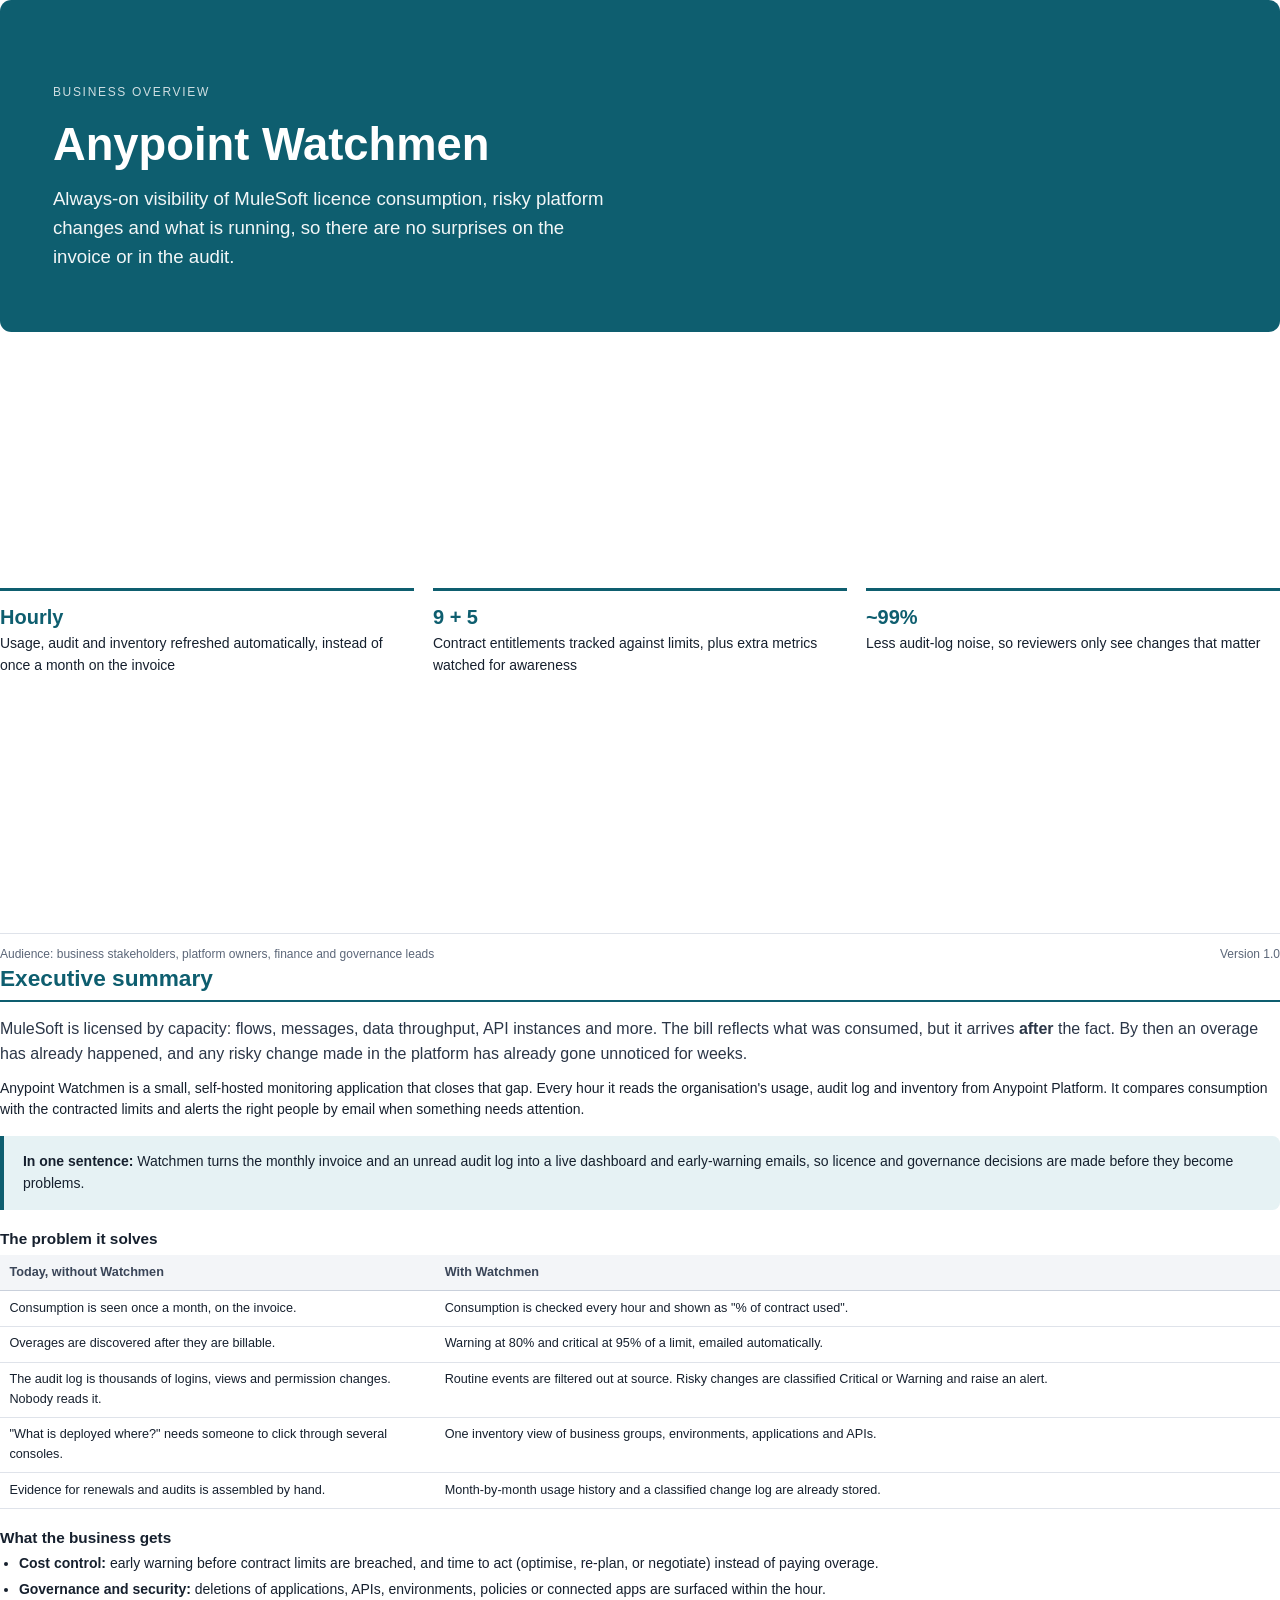
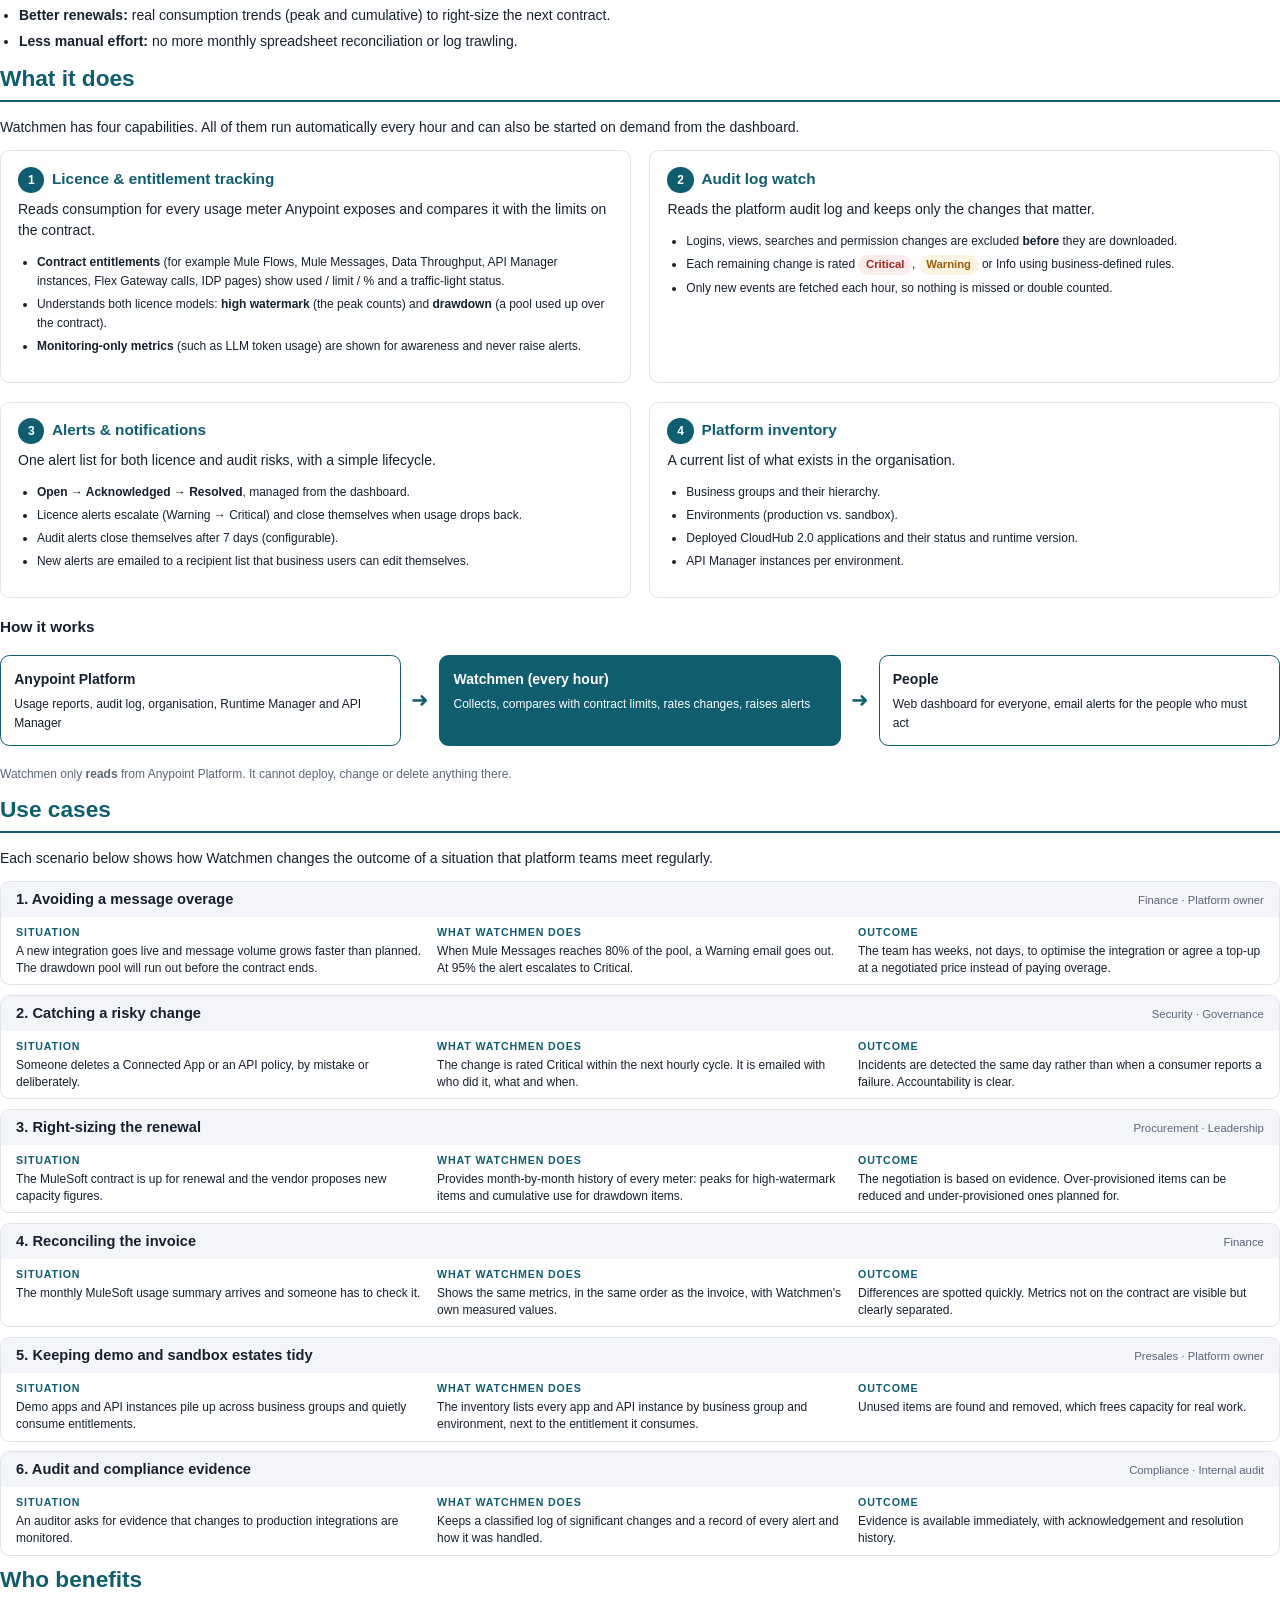
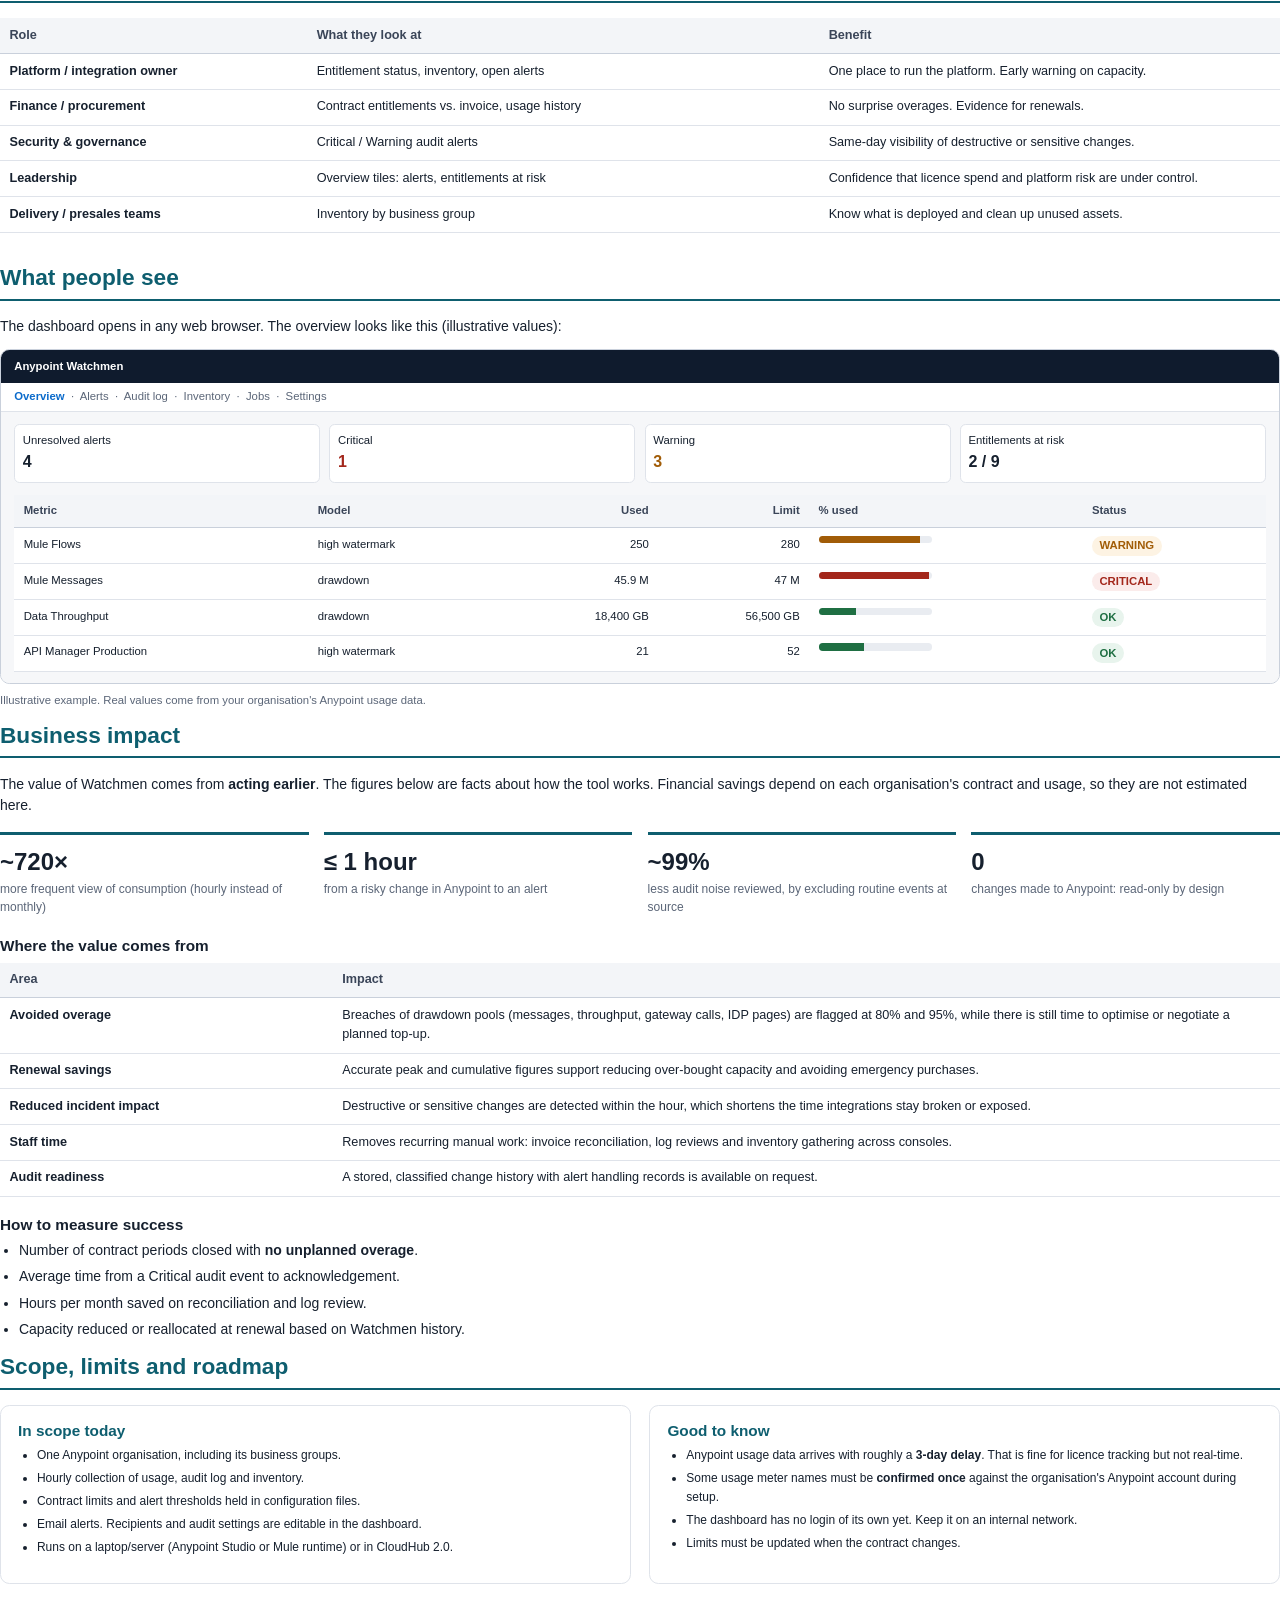
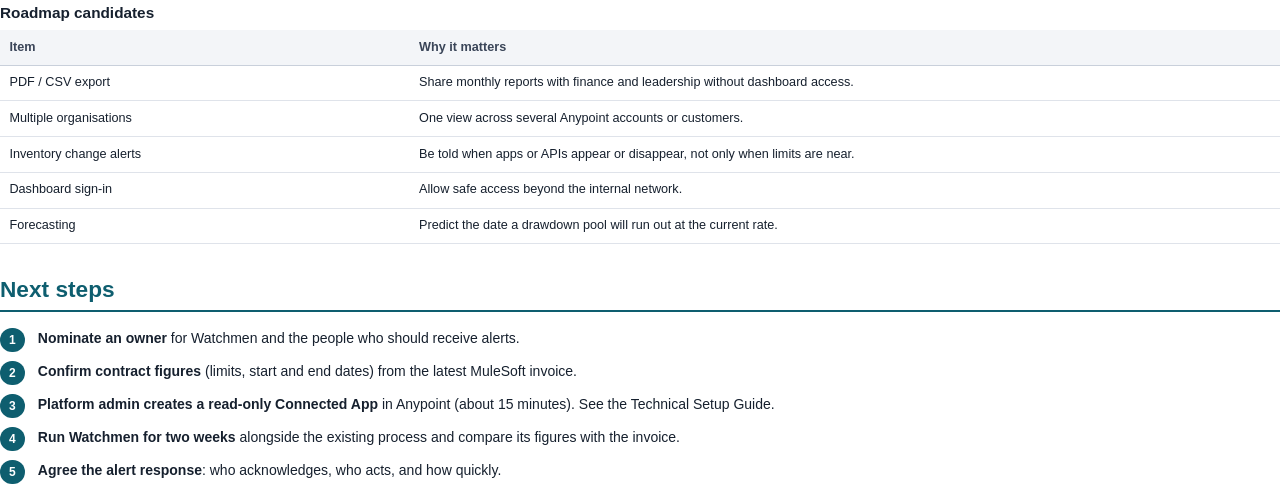
<file: mule-app/docs/src/business.html>
<!doctype html>
<html lang="en">
<head>
<meta charset="utf-8">
<title>Anypoint Watchmen — Business Overview</title>
<style>
  @page { size: A4; margin: 18mm 18mm 20mm 18mm;
    @bottom-left { content: "Anypoint Watchmen · Business Overview"; font: 8pt "Segoe UI", Arial, sans-serif; color: #8a94a6; }
    @bottom-right { content: "Page " counter(page) " of " counter(pages); font: 8pt "Segoe UI", Arial, sans-serif; color: #8a94a6; }
  }
  @page :first { @bottom-left { content: none; } @bottom-right { content: none; } }
  :root { --ink:#16202e; --muted:#5b6678; --line:#dfe3ea; --accent:#0e5e6f; --accent-soft:#e6f2f4; --warn:#a15c07; --warn-soft:#fdf3e3; --crit:#a3271b; --crit-soft:#fbeceb; --ok:#1f6f43; --ok-soft:#e8f4ed; }
  * { box-sizing: border-box; -webkit-print-color-adjust: exact; print-color-adjust: exact; }
  body { margin:0; font: 10.5pt/1.55 "Segoe UI", Arial, sans-serif; color: var(--ink); }
  h1, h2, h3 { line-height: 1.25; margin: 0; }
  h2 { font-size: 17pt; color: var(--accent); margin: 0 0 4mm; padding-bottom: 2mm; border-bottom: 2px solid var(--accent); }
  h3 { font-size: 11.5pt; margin: 5mm 0 1.5mm; }
  p { margin: 0 0 3mm; }
  ul { margin: 0 0 3mm; padding-left: 5mm; }
  li { margin-bottom: 1.2mm; }
  .page { break-after: page; }
  .page:last-child { break-after: auto; }
  .lead { font-size: 12pt; color: #2b3647; }
  .muted { color: var(--muted); }
  .small { font-size: 9pt; }

  /* Cover */
  .cover { height: 255mm; display: flex; flex-direction: column; justify-content: space-between; }
  .cover .band { background: var(--accent); color: #fff; padding: 22mm 14mm 16mm; border-radius: 3mm; }
  .cover .kicker { text-transform: uppercase; letter-spacing: .14em; font-size: 9pt; opacity: .8; }
  .cover h1 { font-size: 34pt; margin: 4mm 0 3mm; font-weight: 700; }
  .cover .tagline { font-size: 14pt; opacity: .95; max-width: 150mm; }
  .cover .facts { display: grid; grid-template-columns: repeat(3, 1fr); gap: 5mm; }
  .cover .fact { border-top: 3px solid var(--accent); padding-top: 3mm; }
  .cover .fact b { display: block; font-size: 15pt; color: var(--accent); }
  .cover .meta { font-size: 9pt; color: var(--muted); border-top: 1px solid var(--line); padding-top: 3mm; display: flex; justify-content: space-between; }

  /* Blocks */
  .callout { background: var(--accent-soft); border-left: 4px solid var(--accent); padding: 4mm 5mm; border-radius: 0 2mm 2mm 0; margin: 4mm 0; }
  .grid2 { display: grid; grid-template-columns: 1fr 1fr; gap: 5mm; }
  .card { border: 1px solid var(--line); border-radius: 2.5mm; padding: 4mm 4.5mm; break-inside: avoid; }
  .card h3 { margin-top: 0; color: var(--accent); }
  .card .icon { display: inline-block; width: 7mm; height: 7mm; border-radius: 50%; background: var(--accent); color: #fff; text-align: center; line-height: 7mm; font-weight: 700; font-size: 9pt; margin-right: 2mm; vertical-align: middle; }
  table { width: 100%; border-collapse: collapse; margin: 2mm 0 4mm; font-size: 9.5pt; }
  th { text-align: left; background: #f3f5f8; color: #3a4558; font-weight: 600; padding: 2mm 2.5mm; border-bottom: 1.5px solid #c9d0db; }
  td { padding: 2mm 2.5mm; border-bottom: 1px solid var(--line); vertical-align: top; }
  tr { break-inside: avoid; }
  .tag { display: inline-block; padding: .3mm 2mm; border-radius: 3mm; font-size: 8.5pt; font-weight: 600; }
  .t-ok { background: var(--ok-soft); color: var(--ok); }
  .t-warn { background: var(--warn-soft); color: var(--warn); }
  .t-crit { background: var(--crit-soft); color: var(--crit); }

  /* Use cases */
  .uc { border: 1px solid var(--line); border-radius: 2.5mm; margin-bottom: 2.6mm; break-inside: avoid; overflow: hidden; }
  .uc .hd { background: #f3f5f8; padding: 1.6mm 4mm; display: flex; justify-content: space-between; align-items: baseline; }
  .uc .hd b { font-size: 11pt; }
  .uc .hd span { font-size: 8.5pt; color: var(--muted); }
  .uc .bd { padding: 2mm 4mm; display: grid; grid-template-columns: 1fr 1fr 1fr; gap: 4mm; font-size: 9pt; line-height: 1.4; }
  .uc .bd h4 { margin: 0 0 1mm; font-size: 8pt; text-transform: uppercase; letter-spacing: .08em; color: var(--accent); }

  /* Flow diagram */
  .flow { display: flex; align-items: stretch; gap: 0; margin: 5mm 0; }
  .flow .node { flex: 1; border: 1.5px solid var(--accent); border-radius: 2.5mm; padding: 3.5mm; font-size: 9pt; background: #fff; }
  .flow .node.mid { background: var(--accent); color: #fff; }
  .flow .node b { display: block; font-size: 10.5pt; margin-bottom: 1mm; }
  .flow .arrow { width: 10mm; display: flex; align-items: center; justify-content: center; color: var(--accent); font-size: 16pt; }

  /* Mock dashboard */
  .mock { border: 1px solid #c9d0db; border-radius: 2.5mm; overflow: hidden; font-size: 8.5pt; margin: 3mm 0 2mm; }
  .mock .bar { background: #0f1b2d; color: #fff; padding: 2mm 3.5mm; font-weight: 600; }
  .mock .tabs { background: #fff; border-bottom: 1px solid var(--line); padding: 1.5mm 3.5mm; color: var(--muted); }
  .mock .tabs b { color: #0b6bcb; }
  .mock .body { padding: 3mm 3.5mm; background: #f6f7f9; }
  .mock .tiles { display: grid; grid-template-columns: repeat(4,1fr); gap: 2.5mm; margin-bottom: 3mm; }
  .mock .tile { background: #fff; border: 1px solid var(--line); border-radius: 1.5mm; padding: 2mm; }
  .mock .tile b { display: block; font-size: 12pt; }
  .mock table { background: #fff; margin: 0; font-size: 8.5pt; }
  .meter { height: 2mm; background: #e9ecf1; border-radius: 1mm; overflow: hidden; width: 30mm; }
  .meter span { display: block; height: 100%; }
  .caption { font-size: 8.5pt; color: var(--muted); }

  .numbers { display: grid; grid-template-columns: repeat(4, 1fr); gap: 4mm; margin: 4mm 0; }
  .numbers div { border-top: 3px solid var(--accent); padding-top: 2mm; font-size: 9pt; color: var(--muted); }
  .numbers b { display: block; font-size: 18pt; color: var(--ink); }
  .steps { counter-reset: s; list-style: none; padding: 0; }
  .steps li { counter-increment: s; position: relative; padding-left: 10mm; margin-bottom: 3mm; }
  .steps li::before { content: counter(s); position: absolute; left: 0; top: 0; width: 6.5mm; height: 6.5mm; border-radius: 50%; background: var(--accent); color: #fff; text-align: center; line-height: 6.5mm; font-weight: 700; font-size: 9pt; }
</style>
</head>
<body>

<!-- ============ COVER ============ -->
<section class="page cover">
  <div class="band">
    <div class="kicker">Business overview</div>
    <h1>Anypoint Watchmen</h1>
    <div class="tagline">Always-on visibility of MuleSoft licence consumption, risky platform changes and what is running, so there are no surprises on the invoice or in the audit.</div>
  </div>
  <div>
    <div class="facts">
      <div class="fact"><b>Hourly</b>Usage, audit and inventory refreshed automatically, instead of once a month on the invoice</div>
      <div class="fact"><b>9 + 5</b>Contract entitlements tracked against limits, plus extra metrics watched for awareness</div>
      <div class="fact"><b>~99%</b>Less audit-log noise, so reviewers only see changes that matter</div>
    </div>
  </div>
  <div class="meta"><span>Audience: business stakeholders, platform owners, finance and governance leads</span><span>Version 1.0</span></div>
</section>

<!-- ============ EXEC SUMMARY ============ -->
<section class="page">
  <h2>Executive summary</h2>
  <p class="lead">MuleSoft is licensed by capacity: flows, messages, data throughput, API instances and more. The bill reflects what was consumed, but it arrives <b>after</b> the fact. By then an overage has already happened, and any risky change made in the platform has already gone unnoticed for weeks.</p>
  <p>Anypoint Watchmen is a small, self-hosted monitoring application that closes that gap. Every hour it reads the organisation's usage, audit log and inventory from Anypoint Platform. It compares consumption with the contracted limits and alerts the right people by email when something needs attention.</p>

  <div class="callout"><b>In one sentence:</b> Watchmen turns the monthly invoice and an unread audit log into a live dashboard and early-warning emails, so licence and governance decisions are made before they become problems.</div>

  <h3>The problem it solves</h3>
  <table>
    <tr><th style="width:34%">Today, without Watchmen</th><th>With Watchmen</th></tr>
    <tr><td>Consumption is seen once a month, on the invoice.</td><td>Consumption is checked every hour and shown as "% of contract used".</td></tr>
    <tr><td>Overages are discovered after they are billable.</td><td>Warning at 80% and critical at 95% of a limit, emailed automatically.</td></tr>
    <tr><td>The audit log is thousands of logins, views and permission changes. Nobody reads it.</td><td>Routine events are filtered out at source. Risky changes are classified Critical or Warning and raise an alert.</td></tr>
    <tr><td>"What is deployed where?" needs someone to click through several consoles.</td><td>One inventory view of business groups, environments, applications and APIs.</td></tr>
    <tr><td>Evidence for renewals and audits is assembled by hand.</td><td>Month-by-month usage history and a classified change log are already stored.</td></tr>
  </table>

  <h3>What the business gets</h3>
  <ul>
    <li><b>Cost control:</b> early warning before contract limits are breached, and time to act (optimise, re-plan, or negotiate) instead of paying overage.</li>
    <li><b>Governance and security:</b> deletions of applications, APIs, environments, policies or connected apps are surfaced within the hour.</li>
    <li><b>Better renewals:</b> real consumption trends (peak and cumulative) to right-size the next contract.</li>
    <li><b>Less manual effort:</b> no more monthly spreadsheet reconciliation or log trawling.</li>
  </ul>
</section>

<!-- ============ CAPABILITIES ============ -->
<section class="page">
  <h2>What it does</h2>
  <p>Watchmen has four capabilities. All of them run automatically every hour and can also be started on demand from the dashboard.</p>

  <div class="grid2">
    <div class="card">
      <h3><span class="icon">1</span>Licence &amp; entitlement tracking</h3>
      <p>Reads consumption for every usage meter Anypoint exposes and compares it with the limits on the contract.</p>
      <ul class="small">
        <li><b>Contract entitlements</b> (for example Mule Flows, Mule Messages, Data Throughput, API Manager instances, Flex Gateway calls, IDP pages) show used / limit / % and a traffic-light status.</li>
        <li>Understands both licence models: <b>high watermark</b> (the peak counts) and <b>drawdown</b> (a pool used up over the contract).</li>
        <li><b>Monitoring-only metrics</b> (such as LLM token usage) are shown for awareness and never raise alerts.</li>
      </ul>
    </div>
    <div class="card">
      <h3><span class="icon">2</span>Audit log watch</h3>
      <p>Reads the platform audit log and keeps only the changes that matter.</p>
      <ul class="small">
        <li>Logins, views, searches and permission changes are excluded <b>before</b> they are downloaded.</li>
        <li>Each remaining change is rated <span class="tag t-crit">Critical</span>, <span class="tag t-warn">Warning</span> or Info using business-defined rules.</li>
        <li>Only new events are fetched each hour, so nothing is missed or double counted.</li>
      </ul>
    </div>
    <div class="card">
      <h3><span class="icon">3</span>Alerts &amp; notifications</h3>
      <p>One alert list for both licence and audit risks, with a simple lifecycle.</p>
      <ul class="small">
        <li><b>Open → Acknowledged → Resolved</b>, managed from the dashboard.</li>
        <li>Licence alerts escalate (Warning → Critical) and close themselves when usage drops back.</li>
        <li>Audit alerts close themselves after 7 days (configurable).</li>
        <li>New alerts are emailed to a recipient list that business users can edit themselves.</li>
      </ul>
    </div>
    <div class="card">
      <h3><span class="icon">4</span>Platform inventory</h3>
      <p>A current list of what exists in the organisation.</p>
      <ul class="small">
        <li>Business groups and their hierarchy.</li>
        <li>Environments (production vs. sandbox).</li>
        <li>Deployed CloudHub 2.0 applications and their status and runtime version.</li>
        <li>API Manager instances per environment.</li>
      </ul>
    </div>
  </div>

  <h3>How it works</h3>
  <div class="flow">
    <div class="node"><b>Anypoint Platform</b>Usage reports, audit log, organisation, Runtime Manager and API Manager</div>
    <div class="arrow">➜</div>
    <div class="node mid"><b>Watchmen (every hour)</b>Collects, compares with contract limits, rates changes, raises alerts</div>
    <div class="arrow">➜</div>
    <div class="node"><b>People</b>Web dashboard for everyone, email alerts for the people who must act</div>
  </div>
  <p class="small muted">Watchmen only <b>reads</b> from Anypoint Platform. It cannot deploy, change or delete anything there.</p>
</section>

<!-- ============ USE CASES ============ -->
<section class="page">
  <h2>Use cases</h2>
  <p>Each scenario below shows how Watchmen changes the outcome of a situation that platform teams meet regularly.</p>

  <div class="uc">
    <div class="hd"><b>1. Avoiding a message overage</b><span>Finance · Platform owner</span></div>
    <div class="bd">
      <div><h4>Situation</h4>A new integration goes live and message volume grows faster than planned. The drawdown pool will run out before the contract ends.</div>
      <div><h4>What Watchmen does</h4>When Mule Messages reaches 80% of the pool, a Warning email goes out. At 95% the alert escalates to Critical.</div>
      <div><h4>Outcome</h4>The team has weeks, not days, to optimise the integration or agree a top-up at a negotiated price instead of paying overage.</div>
    </div>
  </div>

  <div class="uc">
    <div class="hd"><b>2. Catching a risky change</b><span>Security · Governance</span></div>
    <div class="bd">
      <div><h4>Situation</h4>Someone deletes a Connected App or an API policy, by mistake or deliberately.</div>
      <div><h4>What Watchmen does</h4>The change is rated Critical within the next hourly cycle. It is emailed with who did it, what and when.</div>
      <div><h4>Outcome</h4>Incidents are detected the same day rather than when a consumer reports a failure. Accountability is clear.</div>
    </div>
  </div>

  <div class="uc">
    <div class="hd"><b>3. Right-sizing the renewal</b><span>Procurement · Leadership</span></div>
    <div class="bd">
      <div><h4>Situation</h4>The MuleSoft contract is up for renewal and the vendor proposes new capacity figures.</div>
      <div><h4>What Watchmen does</h4>Provides month-by-month history of every meter: peaks for high-watermark items and cumulative use for drawdown items.</div>
      <div><h4>Outcome</h4>The negotiation is based on evidence. Over-provisioned items can be reduced and under-provisioned ones planned for.</div>
    </div>
  </div>

  <div class="uc">
    <div class="hd"><b>4. Reconciling the invoice</b><span>Finance</span></div>
    <div class="bd">
      <div><h4>Situation</h4>The monthly MuleSoft usage summary arrives and someone has to check it.</div>
      <div><h4>What Watchmen does</h4>Shows the same metrics, in the same order as the invoice, with Watchmen's own measured values.</div>
      <div><h4>Outcome</h4>Differences are spotted quickly. Metrics not on the contract are visible but clearly separated.</div>
    </div>
  </div>

  <div class="uc">
    <div class="hd"><b>5. Keeping demo and sandbox estates tidy</b><span>Presales · Platform owner</span></div>
    <div class="bd">
      <div><h4>Situation</h4>Demo apps and API instances pile up across business groups and quietly consume entitlements.</div>
      <div><h4>What Watchmen does</h4>The inventory lists every app and API instance by business group and environment, next to the entitlement it consumes.</div>
      <div><h4>Outcome</h4>Unused items are found and removed, which frees capacity for real work.</div>
    </div>
  </div>

  <div class="uc">
    <div class="hd"><b>6. Audit and compliance evidence</b><span>Compliance · Internal audit</span></div>
    <div class="bd">
      <div><h4>Situation</h4>An auditor asks for evidence that changes to production integrations are monitored.</div>
      <div><h4>What Watchmen does</h4>Keeps a classified log of significant changes and a record of every alert and how it was handled.</div>
      <div><h4>Outcome</h4>Evidence is available immediately, with acknowledgement and resolution history.</div>
    </div>
  </div>
</section>

<!-- ============ WHO / DASHBOARD ============ -->
<section class="page">
  <h2>Who benefits</h2>
  <table>
    <tr><th style="width:24%">Role</th><th style="width:40%">What they look at</th><th>Benefit</th></tr>
    <tr><td><b>Platform / integration owner</b></td><td>Entitlement status, inventory, open alerts</td><td>One place to run the platform. Early warning on capacity.</td></tr>
    <tr><td><b>Finance / procurement</b></td><td>Contract entitlements vs. invoice, usage history</td><td>No surprise overages. Evidence for renewals.</td></tr>
    <tr><td><b>Security &amp; governance</b></td><td>Critical / Warning audit alerts</td><td>Same-day visibility of destructive or sensitive changes.</td></tr>
    <tr><td><b>Leadership</b></td><td>Overview tiles: alerts, entitlements at risk</td><td>Confidence that licence spend and platform risk are under control.</td></tr>
    <tr><td><b>Delivery / presales teams</b></td><td>Inventory by business group</td><td>Know what is deployed and clean up unused assets.</td></tr>
  </table>

  <h2 style="margin-top:8mm">What people see</h2>
  <p>The dashboard opens in any web browser. The overview looks like this (illustrative values):</p>
  <div class="mock">
    <div class="bar">Anypoint Watchmen</div>
    <div class="tabs"><b>Overview</b> &nbsp;·&nbsp; Alerts &nbsp;·&nbsp; Audit log &nbsp;·&nbsp; Inventory &nbsp;·&nbsp; Jobs &nbsp;·&nbsp; Settings</div>
    <div class="body">
      <div class="tiles">
        <div class="tile">Unresolved alerts<b>4</b></div>
        <div class="tile">Critical<b style="color:var(--crit)">1</b></div>
        <div class="tile">Warning<b style="color:var(--warn)">3</b></div>
        <div class="tile">Entitlements at risk<b>2 / 9</b></div>
      </div>
      <table>
        <tr><th>Metric</th><th>Model</th><th style="text-align:right">Used</th><th style="text-align:right">Limit</th><th>% used</th><th>Status</th></tr>
        <tr><td>Mule Flows</td><td>high watermark</td><td style="text-align:right">250</td><td style="text-align:right">280</td><td><div class="meter"><span style="width:89%;background:var(--warn)"></span></div></td><td><span class="tag t-warn">WARNING</span></td></tr>
        <tr><td>Mule Messages</td><td>drawdown</td><td style="text-align:right">45.9 M</td><td style="text-align:right">47 M</td><td><div class="meter"><span style="width:97%;background:var(--crit)"></span></div></td><td><span class="tag t-crit">CRITICAL</span></td></tr>
        <tr><td>Data Throughput</td><td>drawdown</td><td style="text-align:right">18,400 GB</td><td style="text-align:right">56,500 GB</td><td><div class="meter"><span style="width:33%;background:var(--ok)"></span></div></td><td><span class="tag t-ok">OK</span></td></tr>
        <tr><td>API Manager Production</td><td>high watermark</td><td style="text-align:right">21</td><td style="text-align:right">52</td><td><div class="meter"><span style="width:40%;background:var(--ok)"></span></div></td><td><span class="tag t-ok">OK</span></td></tr>
      </table>
    </div>
  </div>
  <p class="caption">Illustrative example. Real values come from your organisation's Anypoint usage data.</p>
</section>

<!-- ============ IMPACT ============ -->
<section class="page">
  <h2>Business impact</h2>
  <p>The value of Watchmen comes from <b>acting earlier</b>. The figures below are facts about how the tool works. Financial savings depend on each organisation's contract and usage, so they are not estimated here.</p>
  <div class="numbers">
    <div><b>~720×</b>more frequent view of consumption (hourly instead of monthly)</div>
    <div><b>≤ 1 hour</b>from a risky change in Anypoint to an alert</div>
    <div><b>~99%</b>less audit noise reviewed, by excluding routine events at source</div>
    <div><b>0</b>changes made to Anypoint: read-only by design</div>
  </div>

  <h3>Where the value comes from</h3>
  <table>
    <tr><th style="width:26%">Area</th><th>Impact</th></tr>
    <tr><td><b>Avoided overage</b></td><td>Breaches of drawdown pools (messages, throughput, gateway calls, IDP pages) are flagged at 80% and 95%, while there is still time to optimise or negotiate a planned top-up.</td></tr>
    <tr><td><b>Renewal savings</b></td><td>Accurate peak and cumulative figures support reducing over-bought capacity and avoiding emergency purchases.</td></tr>
    <tr><td><b>Reduced incident impact</b></td><td>Destructive or sensitive changes are detected within the hour, which shortens the time integrations stay broken or exposed.</td></tr>
    <tr><td><b>Staff time</b></td><td>Removes recurring manual work: invoice reconciliation, log reviews and inventory gathering across consoles.</td></tr>
    <tr><td><b>Audit readiness</b></td><td>A stored, classified change history with alert handling records is available on request.</td></tr>
  </table>

  <h3>How to measure success</h3>
  <ul>
    <li>Number of contract periods closed with <b>no unplanned overage</b>.</li>
    <li>Average time from a Critical audit event to acknowledgement.</li>
    <li>Hours per month saved on reconciliation and log review.</li>
    <li>Capacity reduced or reallocated at renewal based on Watchmen history.</li>
  </ul>
</section>

<!-- ============ SCOPE / ROADMAP / NEXT STEPS ============ -->
<section class="page">
  <h2>Scope, limits and roadmap</h2>
  <div class="grid2">
    <div class="card">
      <h3>In scope today</h3>
      <ul class="small">
        <li>One Anypoint organisation, including its business groups.</li>
        <li>Hourly collection of usage, audit log and inventory.</li>
        <li>Contract limits and alert thresholds held in configuration files.</li>
        <li>Email alerts. Recipients and audit settings are editable in the dashboard.</li>
        <li>Runs on a laptop/server (Anypoint Studio or Mule runtime) or in CloudHub 2.0.</li>
      </ul>
    </div>
    <div class="card">
      <h3>Good to know</h3>
      <ul class="small">
        <li>Anypoint usage data arrives with roughly a <b>3-day delay</b>. That is fine for licence tracking but not real-time.</li>
        <li>Some usage meter names must be <b>confirmed once</b> against the organisation's Anypoint account during setup.</li>
        <li>The dashboard has no login of its own yet. Keep it on an internal network.</li>
        <li>Limits must be updated when the contract changes.</li>
      </ul>
    </div>
  </div>

  <h3>Roadmap candidates</h3>
  <table>
    <tr><th style="width:32%">Item</th><th>Why it matters</th></tr>
    <tr><td>PDF / CSV export</td><td>Share monthly reports with finance and leadership without dashboard access.</td></tr>
    <tr><td>Multiple organisations</td><td>One view across several Anypoint accounts or customers.</td></tr>
    <tr><td>Inventory change alerts</td><td>Be told when apps or APIs appear or disappear, not only when limits are near.</td></tr>
    <tr><td>Dashboard sign-in</td><td>Allow safe access beyond the internal network.</td></tr>
    <tr><td>Forecasting</td><td>Predict the date a drawdown pool will run out at the current rate.</td></tr>
  </table>

  <h2 style="margin-top:8mm">Next steps</h2>
  <ol class="steps">
    <li><b>Nominate an owner</b> for Watchmen and the people who should receive alerts.</li>
    <li><b>Confirm contract figures</b> (limits, start and end dates) from the latest MuleSoft invoice.</li>
    <li><b>Platform admin creates a read-only Connected App</b> in Anypoint (about 15 minutes). See the Technical Setup Guide.</li>
    <li><b>Run Watchmen for two weeks</b> alongside the existing process and compare its figures with the invoice.</li>
    <li><b>Agree the alert response</b>: who acknowledges, who acts, and how quickly.</li>
  </ol>
</section>

</body>
</html>
</file>
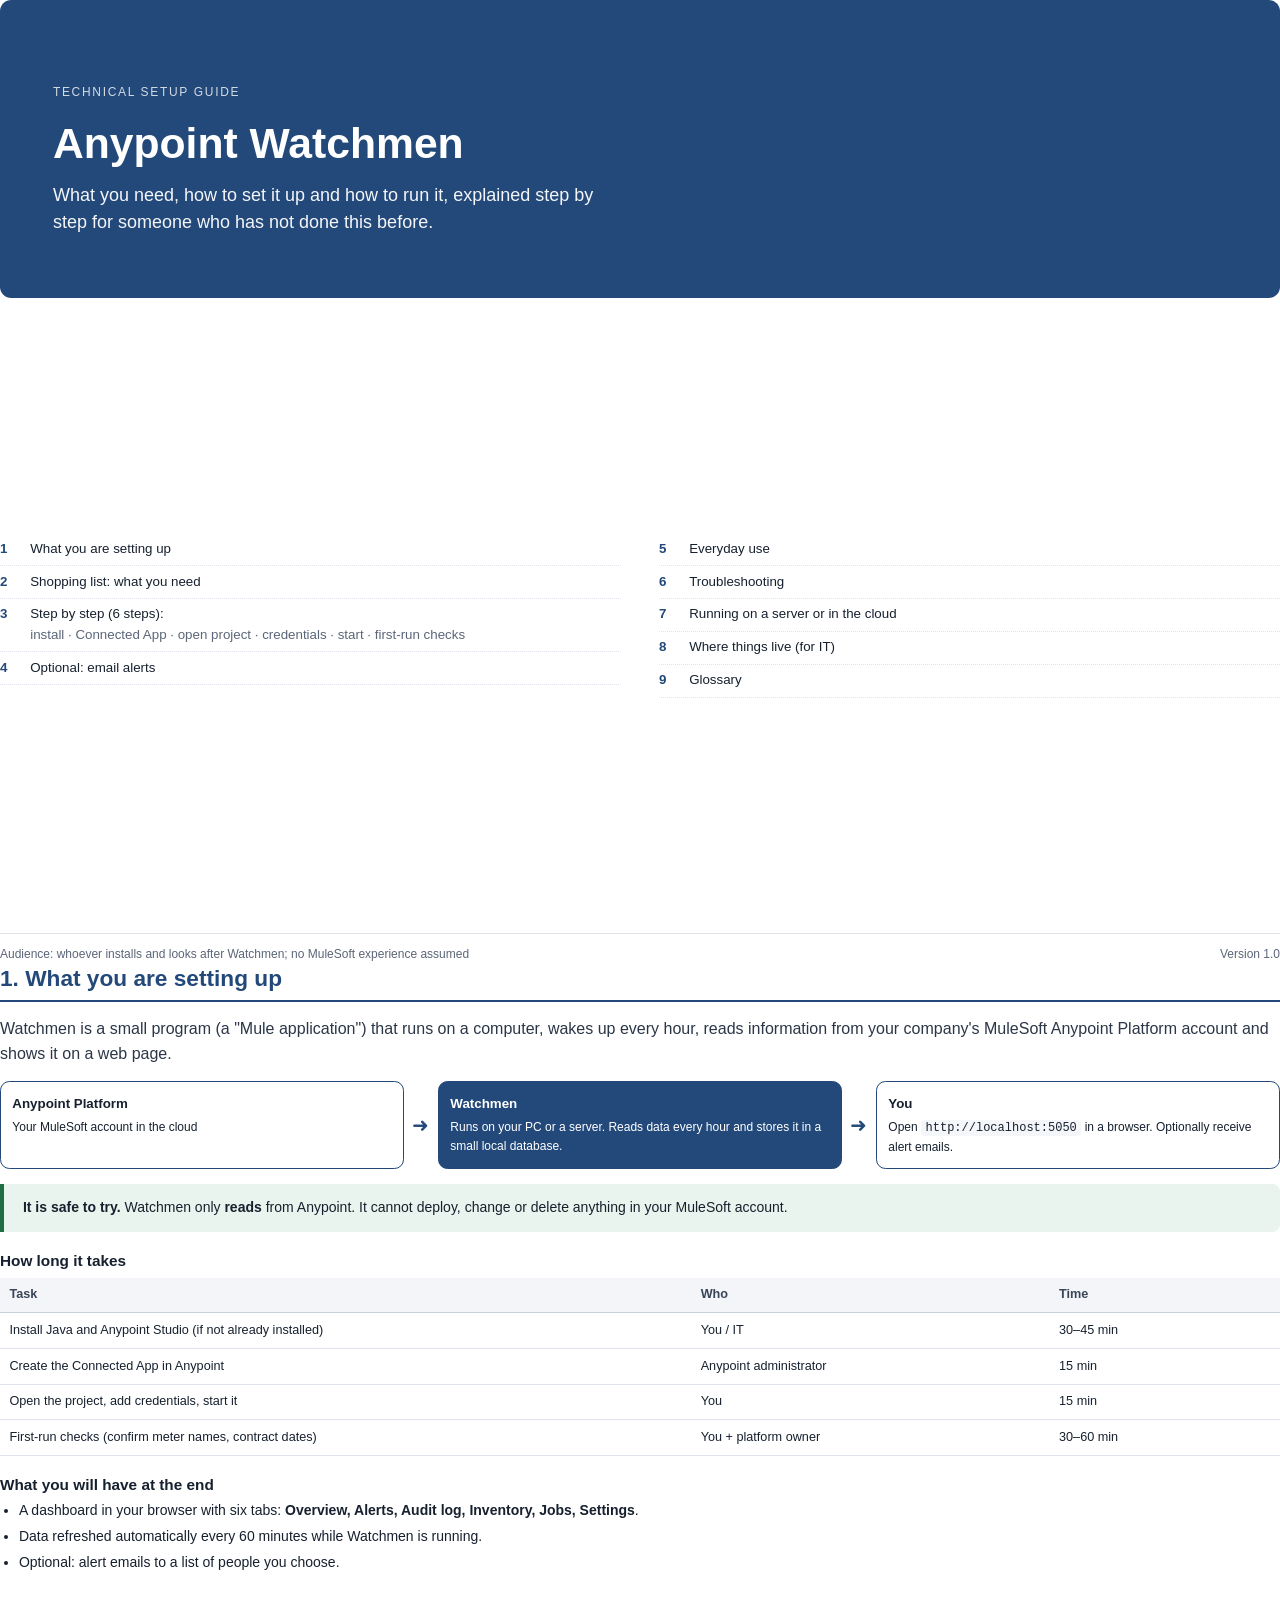
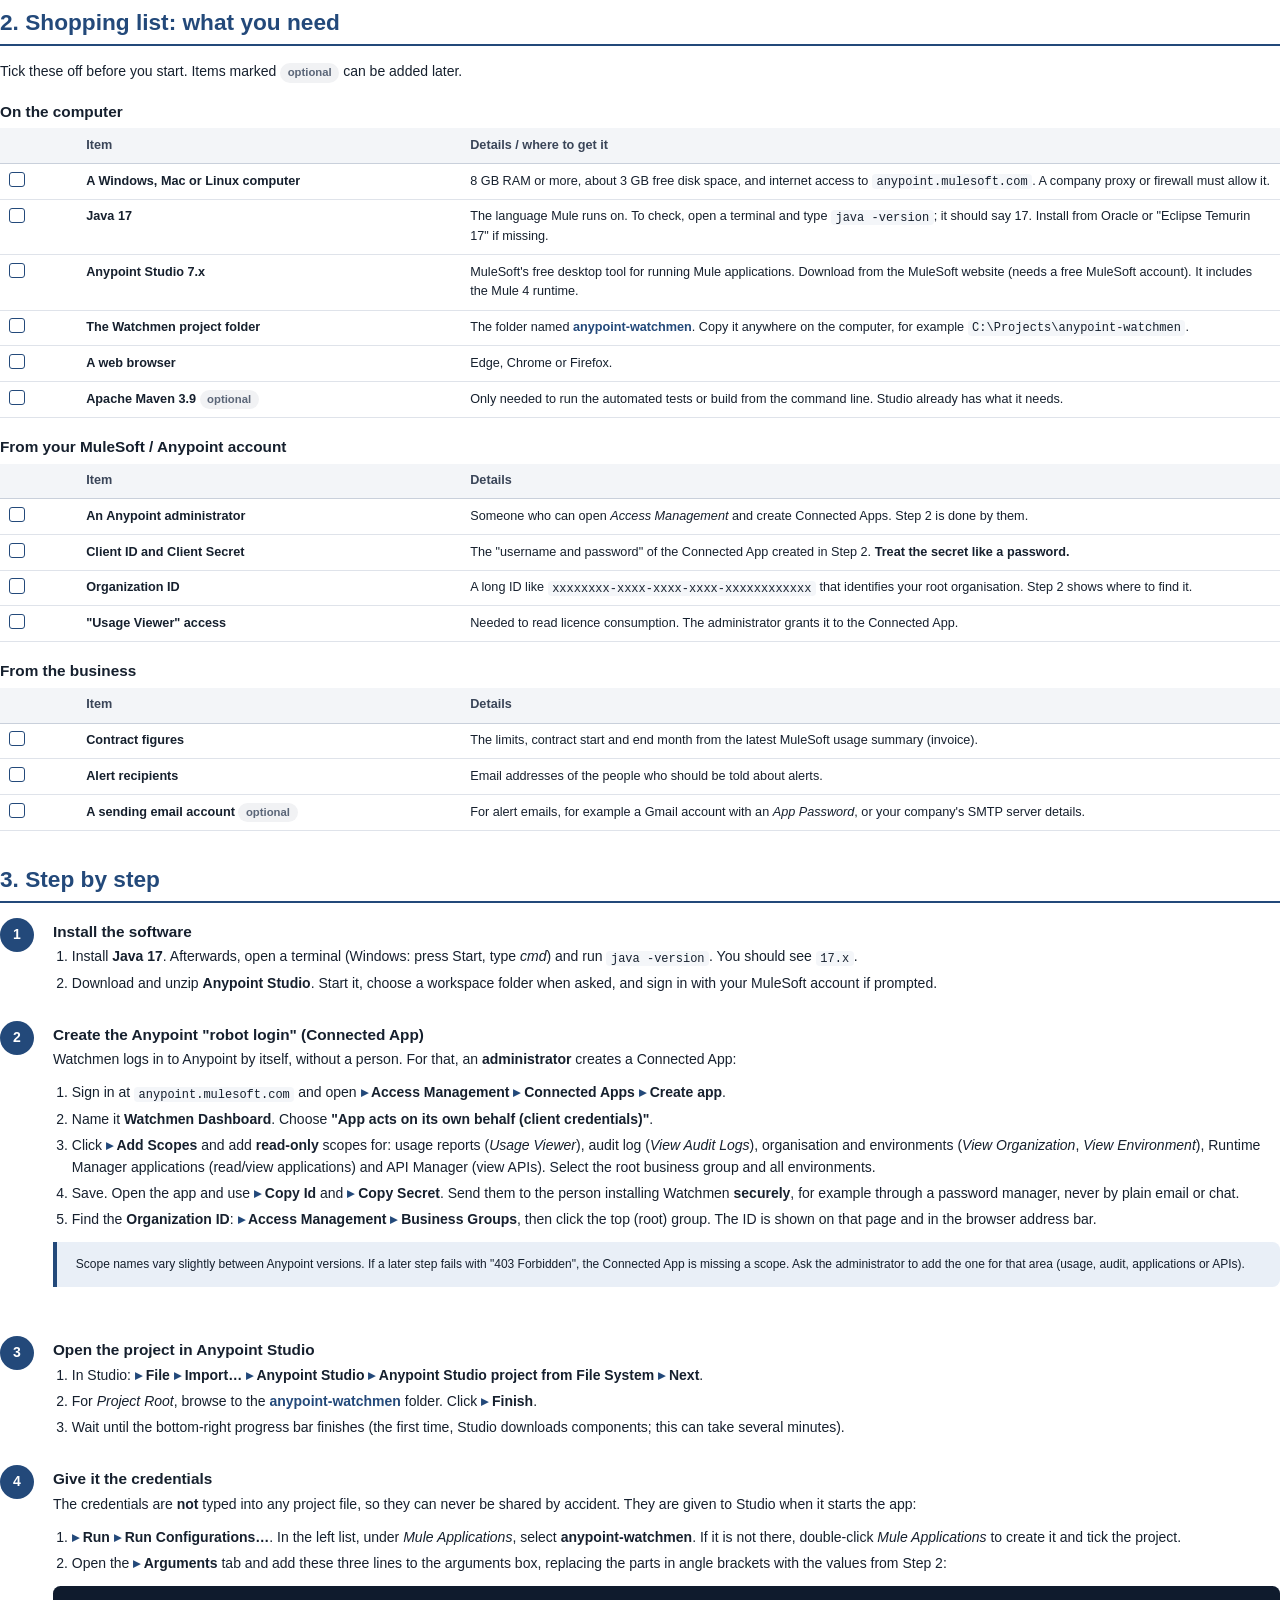
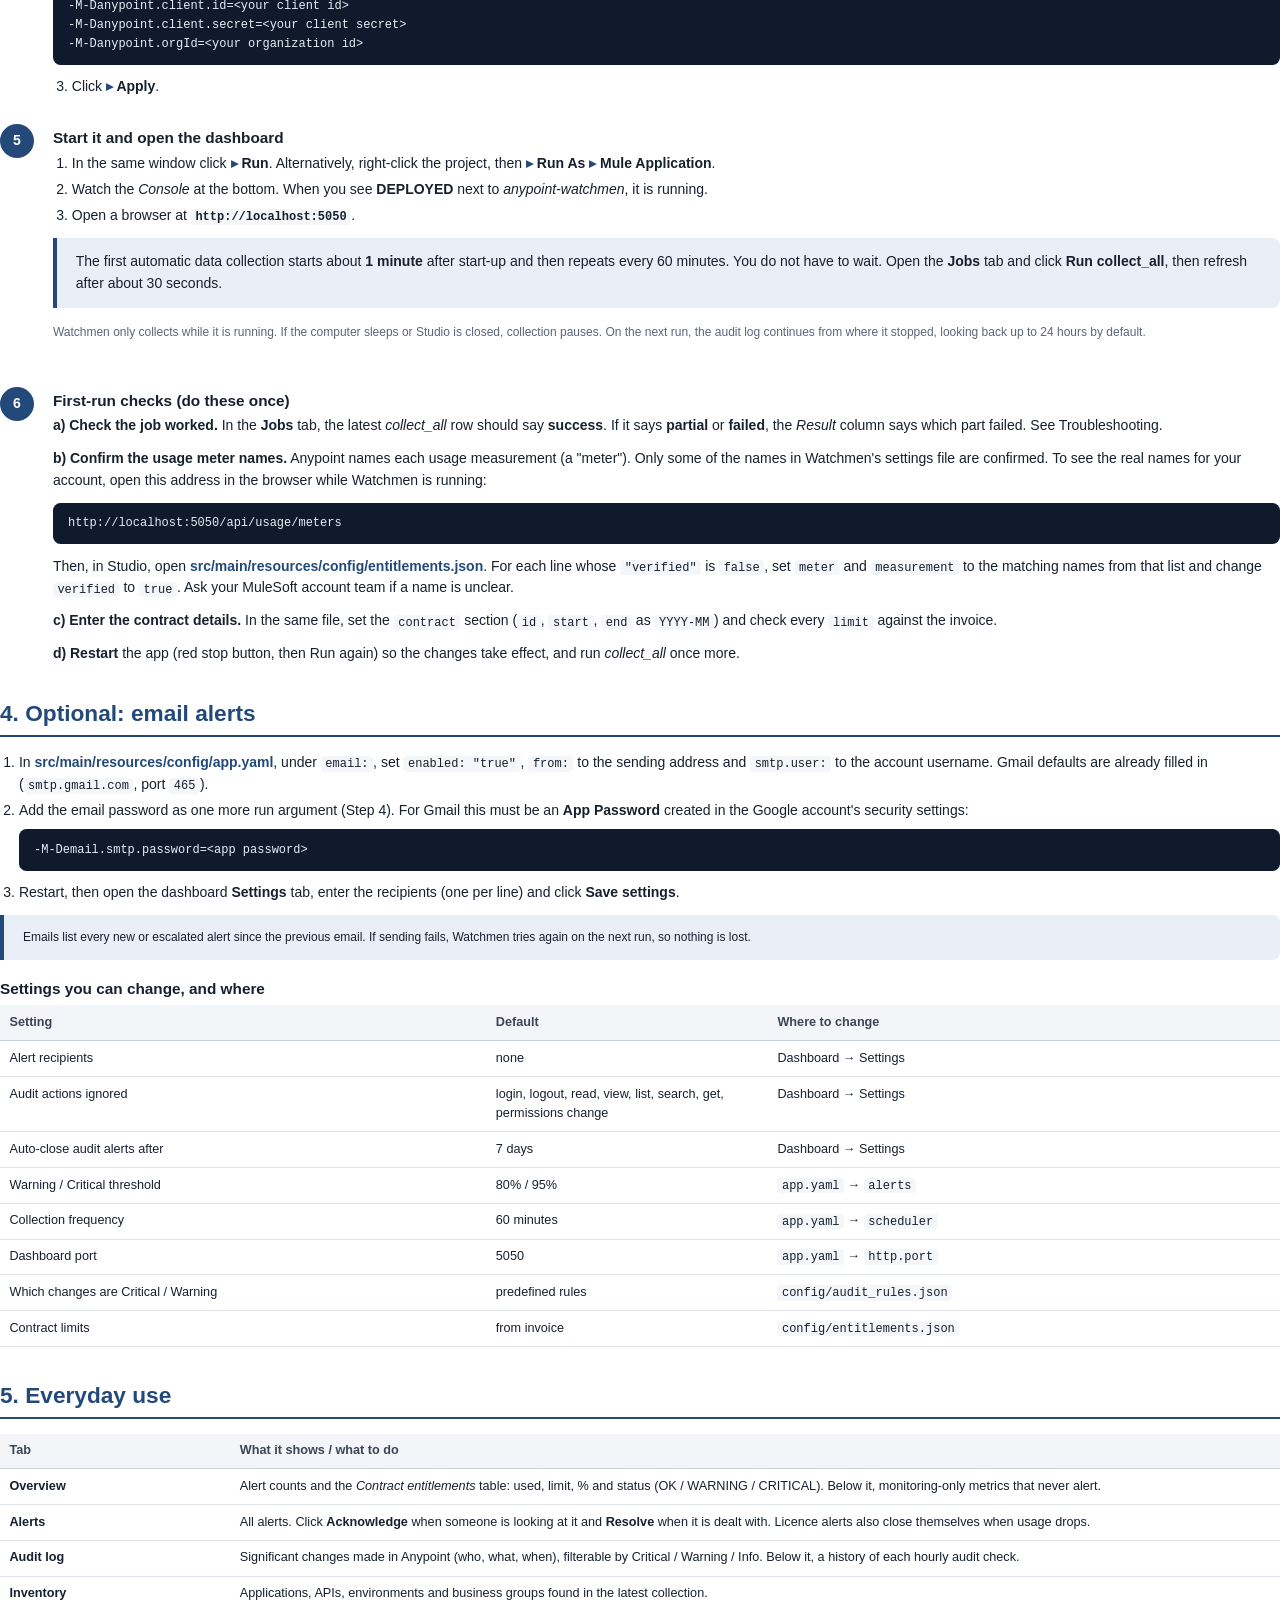
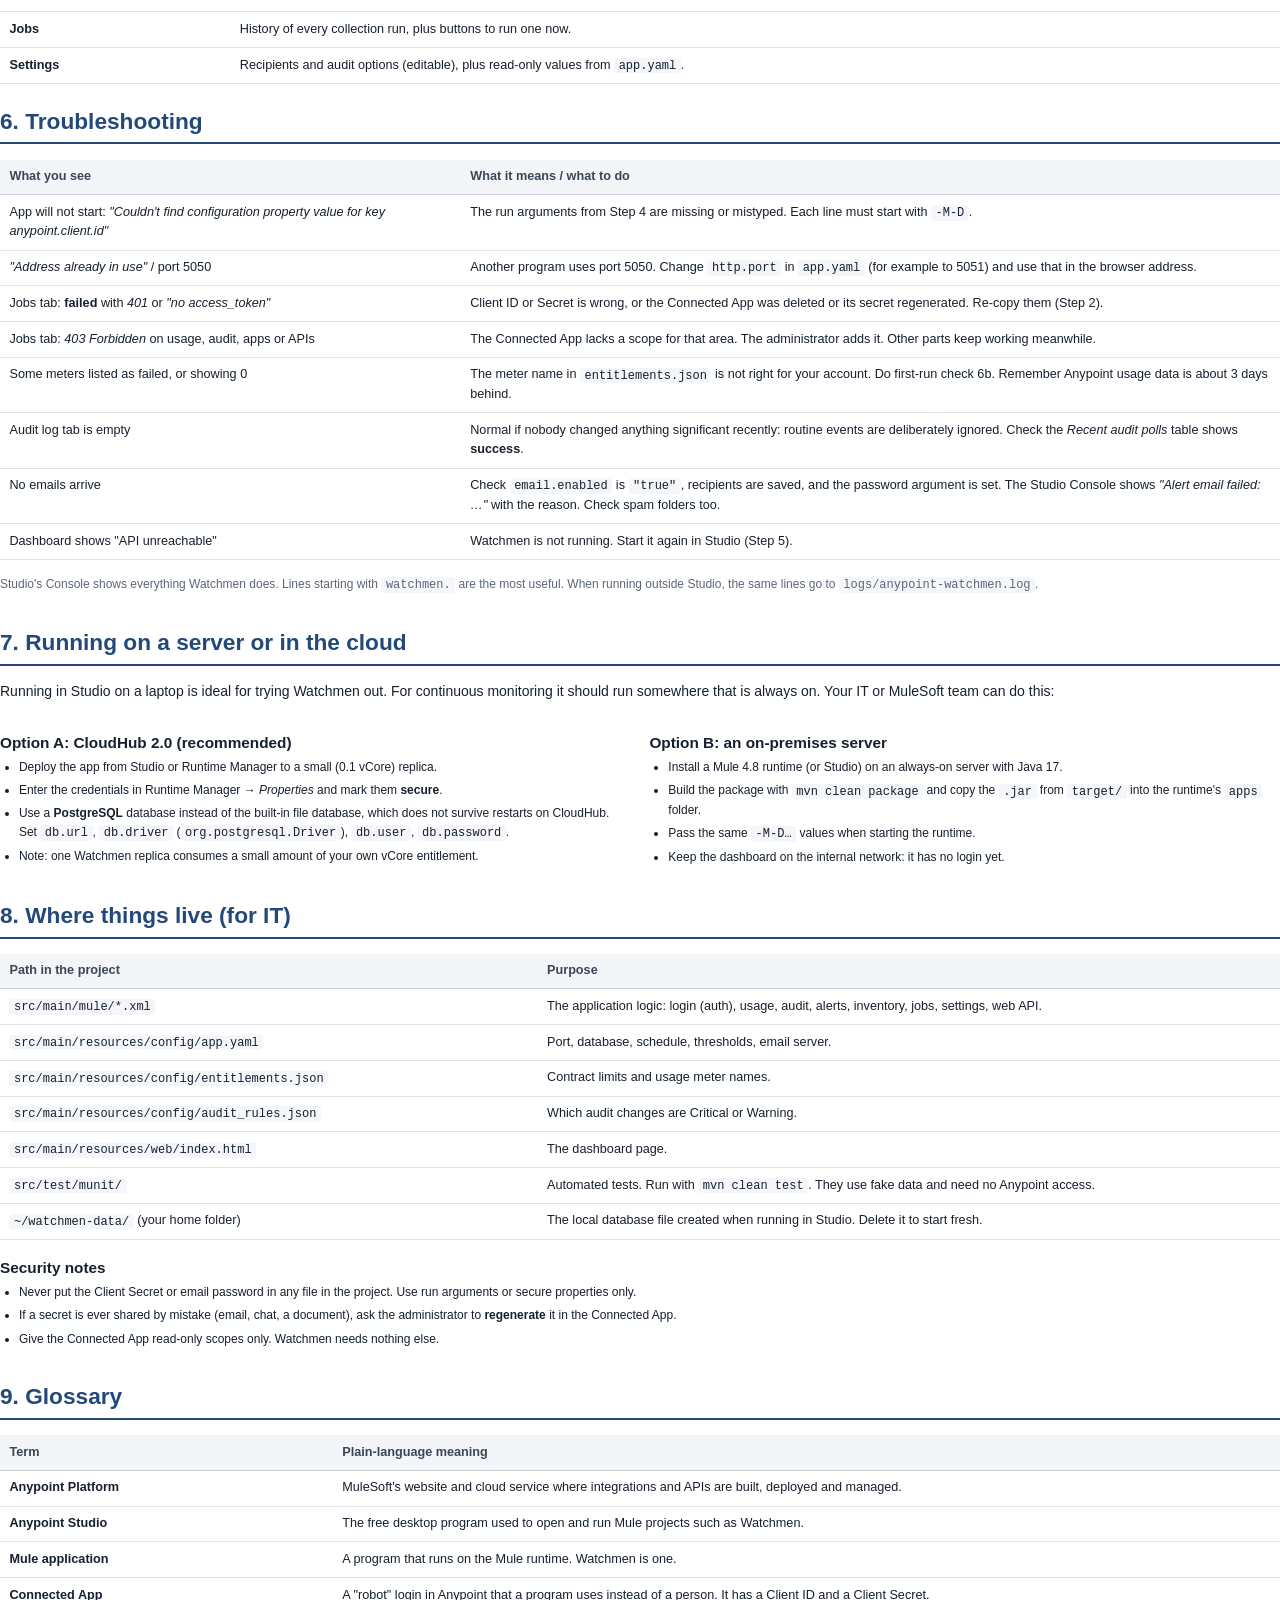
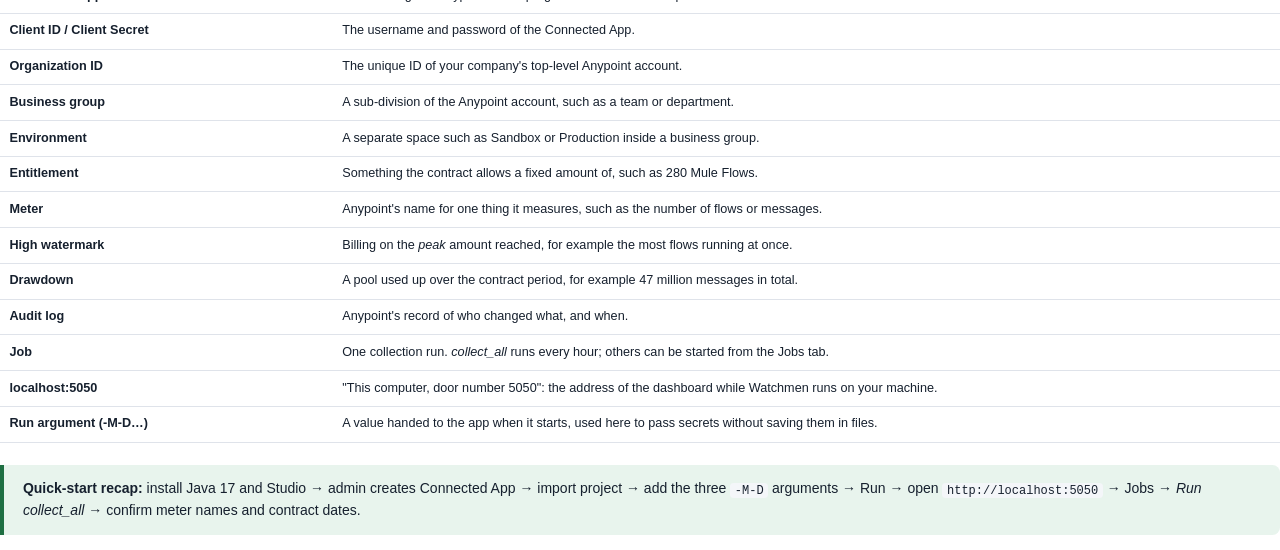
<file: mule-app/docs/src/technical.html>
<!doctype html>
<html lang="en">
<head>
<meta charset="utf-8">
<title>Anypoint Watchmen — Technical Setup Guide</title>
<style>
  @page { size: A4; margin: 18mm 18mm 20mm 18mm;
    @bottom-left { content: "Anypoint Watchmen · Technical Setup Guide"; font: 8pt "Segoe UI", Arial, sans-serif; color: #8a94a6; }
    @bottom-right { content: "Page " counter(page) " of " counter(pages); font: 8pt "Segoe UI", Arial, sans-serif; color: #8a94a6; }
  }
  @page :first { @bottom-left { content: none; } @bottom-right { content: none; } }
  :root { --ink:#16202e; --muted:#5b6678; --line:#dfe3ea; --accent:#23497a; --accent-soft:#e9eff7; --warn:#a15c07; --warn-soft:#fdf3e3; --ok:#1f6f43; --ok-soft:#e8f4ed; --code:#f4f6f9; }
  * { box-sizing: border-box; -webkit-print-color-adjust: exact; print-color-adjust: exact; }
  body { margin:0; font: 10.5pt/1.55 "Segoe UI", Arial, sans-serif; color: var(--ink); }
  h1, h2, h3 { line-height: 1.25; margin: 0; }
  h2 { font-size: 17pt; color: var(--accent); margin: 0 0 4mm; padding-bottom: 2mm; border-bottom: 2px solid var(--accent); }
  h3 { font-size: 11.5pt; margin: 5mm 0 1.5mm; }
  p { margin: 0 0 3mm; }
  ul, ol { margin: 0 0 3mm; padding-left: 5mm; }
  li { margin-bottom: 1.2mm; }
  .page { break-after: auto; }
  .page + .page { margin-top: 9mm; }
  .cover { break-after: page; }
  .cover + .page { margin-top: 0; }
  h2, h3 { break-after: avoid; }
  table, pre.code, .callout { break-inside: auto; }
  thead, tr:first-child { break-after: avoid; }
  .lead { font-size: 12pt; color: #2b3647; }
  .muted { color: var(--muted); }
  .small { font-size: 9pt; }
  code, .code { font-family: Consolas, "Courier New", monospace; font-size: 9pt; }
  code { background: var(--code); padding: .2mm 1.2mm; border-radius: 1mm; }
  pre.code { background: #0f1b2d; color: #e6edf6; padding: 3mm 4mm; border-radius: 2mm; white-space: pre-wrap; word-break: break-all; margin: 2mm 0 3mm; }
  .path { font-weight: 600; color: var(--accent); }

  .cover { height: 255mm; display: flex; flex-direction: column; justify-content: space-between; }
  .cover .band { background: var(--accent); color: #fff; padding: 22mm 14mm 16mm; border-radius: 3mm; }
  .cover .kicker { text-transform: uppercase; letter-spacing: .14em; font-size: 9pt; opacity: .8; }
  .cover h1 { font-size: 32pt; margin: 4mm 0 3mm; }
  .cover .tagline { font-size: 13.5pt; opacity: .95; max-width: 150mm; }
  .cover .toc { columns: 2; column-gap: 10mm; font-size: 10pt; }
  .cover .toc div { break-inside: avoid; padding: 1.5mm 0; border-bottom: 1px dotted var(--line); }
  .cover .toc b { color: var(--accent); display: inline-block; width: 8mm; }
  .cover .meta { font-size: 9pt; color: var(--muted); border-top: 1px solid var(--line); padding-top: 3mm; display: flex; justify-content: space-between; }

  .callout { background: var(--accent-soft); border-left: 4px solid var(--accent); padding: 3.5mm 5mm; border-radius: 0 2mm 2mm 0; margin: 3mm 0 4mm; break-inside: avoid; }
  .warn { background: var(--warn-soft); border-left-color: var(--warn); }
  .ok { background: var(--ok-soft); border-left-color: var(--ok); }
  table { width: 100%; border-collapse: collapse; margin: 2mm 0 4mm; font-size: 9.5pt; }
  th { text-align: left; background: #f3f5f8; color: #3a4558; font-weight: 600; padding: 2mm 2.5mm; border-bottom: 1.5px solid #c9d0db; }
  td { padding: 2mm 2.5mm; border-bottom: 1px solid var(--line); vertical-align: top; }
  tr { break-inside: avoid; }
  .check { display: inline-block; width: 4mm; height: 4mm; border: 1.5px solid var(--accent); border-radius: .8mm; vertical-align: -0.6mm; }
  .tag { display: inline-block; padding: .3mm 2mm; border-radius: 3mm; font-size: 8.5pt; font-weight: 600; background: var(--accent-soft); color: var(--accent); }
  .tag.opt { background: #f1f2f4; color: var(--muted); }

  .step { display: grid; grid-template-columns: 11mm 1fr; gap: 3mm; margin-bottom: 4mm; break-inside: avoid; }
  .step .n { width: 9mm; height: 9mm; border-radius: 50%; background: var(--accent); color: #fff; font-weight: 700; display: flex; align-items: center; justify-content: center; }
  .step h3 { margin-top: 1mm; }
  .click { font-weight: 600; }
  .click::before { content: "▸ "; color: var(--accent); }

  .flow { display: flex; align-items: stretch; margin: 4mm 0; }
  .flow .node { flex: 1; border: 1.5px solid var(--accent); border-radius: 2.5mm; padding: 3mm; font-size: 9pt; }
  .flow .node.mid { background: var(--accent); color: #fff; }
  .flow .node b { display: block; font-size: 10pt; margin-bottom: 1mm; }
  .flow .arrow { width: 9mm; display: flex; align-items: center; justify-content: center; color: var(--accent); font-size: 15pt; }
  .two { display: grid; grid-template-columns: 1fr 1fr; gap: 5mm; }
</style>
</head>
<body>

<!-- ============ COVER ============ -->
<section class="page cover">
  <div class="band">
    <div class="kicker">Technical setup guide</div>
    <h1>Anypoint Watchmen</h1>
    <div class="tagline">What you need, how to set it up and how to run it, explained step by step for someone who has not done this before.</div>
  </div>
  <div class="toc">
    <div><b>1</b>What you are setting up</div>
    <div><b>2</b>Shopping list: what you need</div>
    <div><b>3</b>Step by step (6 steps):<br><span class="muted" style="padding-left:8mm;display:inline-block">install · Connected App · open project · credentials · start · first-run checks</span></div>
    <div><b>4</b>Optional: email alerts</div>
    <div><b>5</b>Everyday use</div>
    <div><b>6</b>Troubleshooting</div>
    <div><b>7</b>Running on a server or in the cloud</div>
    <div><b>8</b>Where things live (for IT)</div>
    <div><b>9</b>Glossary</div>
  </div>
  <div class="meta"><span>Audience: whoever installs and looks after Watchmen; no MuleSoft experience assumed</span><span>Version 1.0</span></div>
</section>

<!-- ============ 1. OVERVIEW ============ -->
<section class="page">
  <h2>1. What you are setting up</h2>
  <p class="lead">Watchmen is a small program (a "Mule application") that runs on a computer, wakes up every hour, reads information from your company's MuleSoft Anypoint Platform account and shows it on a web page.</p>
  <div class="flow">
    <div class="node"><b>Anypoint Platform</b>Your MuleSoft account in the cloud</div>
    <div class="arrow">➜</div>
    <div class="node mid"><b>Watchmen</b>Runs on your PC or a server. Reads data every hour and stores it in a small local database.</div>
    <div class="arrow">➜</div>
    <div class="node"><b>You</b>Open <code>http://localhost:5050</code> in a browser. Optionally receive alert emails.</div>
  </div>
  <div class="callout ok"><b>It is safe to try.</b> Watchmen only <b>reads</b> from Anypoint. It cannot deploy, change or delete anything in your MuleSoft account.</div>

  <h3>How long it takes</h3>
  <table>
    <tr><th>Task</th><th style="width:28%">Who</th><th style="width:18%">Time</th></tr>
    <tr><td>Install Java and Anypoint Studio (if not already installed)</td><td>You / IT</td><td>30–45 min</td></tr>
    <tr><td>Create the Connected App in Anypoint</td><td>Anypoint administrator</td><td>15 min</td></tr>
    <tr><td>Open the project, add credentials, start it</td><td>You</td><td>15 min</td></tr>
    <tr><td>First-run checks (confirm meter names, contract dates)</td><td>You + platform owner</td><td>30–60 min</td></tr>
  </table>

  <h3>What you will have at the end</h3>
  <ul>
    <li>A dashboard in your browser with six tabs: <b>Overview, Alerts, Audit log, Inventory, Jobs, Settings</b>.</li>
    <li>Data refreshed automatically every 60 minutes while Watchmen is running.</li>
    <li>Optional: alert emails to a list of people you choose.</li>
  </ul>
</section>

<!-- ============ 2. PREREQUISITES ============ -->
<section class="page">
  <h2>2. Shopping list: what you need</h2>
  <p>Tick these off before you start. Items marked <span class="tag opt">optional</span> can be added later.</p>

  <h3>On the computer</h3>
  <table>
    <tr><th style="width:6%"></th><th style="width:30%">Item</th><th>Details / where to get it</th></tr>
    <tr><td><span class="check"></span></td><td><b>A Windows, Mac or Linux computer</b></td><td>8 GB RAM or more, about 3 GB free disk space, and internet access to <code>anypoint.mulesoft.com</code>. A company proxy or firewall must allow it.</td></tr>
    <tr><td><span class="check"></span></td><td><b>Java 17</b></td><td>The language Mule runs on. To check, open a terminal and type <code>java -version</code>; it should say 17. Install from Oracle or "Eclipse Temurin 17" if missing.</td></tr>
    <tr><td><span class="check"></span></td><td><b>Anypoint Studio 7.x</b></td><td>MuleSoft's free desktop tool for running Mule applications. Download from the MuleSoft website (needs a free MuleSoft account). It includes the Mule 4 runtime.</td></tr>
    <tr><td><span class="check"></span></td><td><b>The Watchmen project folder</b></td><td>The folder named <span class="path">anypoint-watchmen</span>. Copy it anywhere on the computer, for example <code>C:\Projects\anypoint-watchmen</code>.</td></tr>
    <tr><td><span class="check"></span></td><td><b>A web browser</b></td><td>Edge, Chrome or Firefox.</td></tr>
    <tr><td><span class="check"></span></td><td><b>Apache Maven 3.9</b> <span class="tag opt">optional</span></td><td>Only needed to run the automated tests or build from the command line. Studio already has what it needs.</td></tr>
  </table>

  <h3>From your MuleSoft / Anypoint account</h3>
  <table>
    <tr><th style="width:6%"></th><th style="width:30%">Item</th><th>Details</th></tr>
    <tr><td><span class="check"></span></td><td><b>An Anypoint administrator</b></td><td>Someone who can open <i>Access Management</i> and create Connected Apps. Step 2 is done by them.</td></tr>
    <tr><td><span class="check"></span></td><td><b>Client ID and Client Secret</b></td><td>The "username and password" of the Connected App created in Step 2. <b>Treat the secret like a password.</b></td></tr>
    <tr><td><span class="check"></span></td><td><b>Organization ID</b></td><td>A long ID like <code>xxxxxxxx-xxxx-xxxx-xxxx-xxxxxxxxxxxx</code> that identifies your root organisation. Step 2 shows where to find it.</td></tr>
    <tr><td><span class="check"></span></td><td><b>"Usage Viewer" access</b></td><td>Needed to read licence consumption. The administrator grants it to the Connected App.</td></tr>
  </table>

  <h3>From the business</h3>
  <table>
    <tr><th style="width:6%"></th><th style="width:30%">Item</th><th>Details</th></tr>
    <tr><td><span class="check"></span></td><td><b>Contract figures</b></td><td>The limits, contract start and end month from the latest MuleSoft usage summary (invoice).</td></tr>
    <tr><td><span class="check"></span></td><td><b>Alert recipients</b></td><td>Email addresses of the people who should be told about alerts.</td></tr>
    <tr><td><span class="check"></span></td><td><b>A sending email account</b> <span class="tag opt">optional</span></td><td>For alert emails, for example a Gmail account with an <i>App Password</i>, or your company's SMTP server details.</td></tr>
  </table>
</section>

<!-- ============ STEPS 1-2 ============ -->
<section class="page">
  <h2>3. Step by step</h2>

  <div class="step"><div class="n">1</div><div>
    <h3>Install the software</h3>
    <ol>
      <li>Install <b>Java 17</b>. Afterwards, open a terminal (Windows: press Start, type <i>cmd</i>) and run <code>java -version</code>. You should see <code>17.x</code>.</li>
      <li>Download and unzip <b>Anypoint Studio</b>. Start it, choose a workspace folder when asked, and sign in with your MuleSoft account if prompted.</li>
    </ol>
  </div></div>

  <div class="step"><div class="n">2</div><div>
    <h3>Create the Anypoint "robot login" (Connected App)</h3>
    <p>Watchmen logs in to Anypoint by itself, without a person. For that, an <b>administrator</b> creates a Connected App:</p>
    <ol>
      <li>Sign in at <code>anypoint.mulesoft.com</code> and open <span class="click">Access Management</span> <span class="click">Connected Apps</span> <span class="click">Create app</span>.</li>
      <li>Name it <b>Watchmen Dashboard</b>. Choose <b>"App acts on its own behalf (client credentials)"</b>.</li>
      <li>Click <span class="click">Add Scopes</span> and add <b>read-only</b> scopes for: usage reports (<i>Usage Viewer</i>), audit log (<i>View Audit Logs</i>), organisation and environments (<i>View Organization</i>, <i>View Environment</i>), Runtime Manager applications (read/view applications) and API Manager (view APIs). Select the root business group and all environments.</li>
      <li>Save. Open the app and use <span class="click">Copy Id</span> and <span class="click">Copy Secret</span>. Send them to the person installing Watchmen <b>securely</b>, for example through a password manager, never by plain email or chat.</li>
      <li>Find the <b>Organization ID</b>: <span class="click">Access Management</span> <span class="click">Business Groups</span>, then click the top (root) group. The ID is shown on that page and in the browser address bar.</li>
    </ol>
    <div class="callout small">Scope names vary slightly between Anypoint versions. If a later step fails with "403 Forbidden", the Connected App is missing a scope. Ask the administrator to add the one for that area (usage, audit, applications or APIs).</div>
  </div></div>
</section>

<!-- ============ STEPS 3-5 ============ -->
<section class="page">
  <div class="step"><div class="n">3</div><div>
    <h3>Open the project in Anypoint Studio</h3>
    <ol>
      <li>In Studio: <span class="click">File</span> <span class="click">Import…</span> <span class="click">Anypoint Studio</span> <span class="click">Anypoint Studio project from File System</span> <span class="click">Next</span>.</li>
      <li>For <i>Project Root</i>, browse to the <span class="path">anypoint-watchmen</span> folder. Click <span class="click">Finish</span>.</li>
      <li>Wait until the bottom-right progress bar finishes (the first time, Studio downloads components; this can take several minutes).</li>
    </ol>
  </div></div>

  <div class="step"><div class="n">4</div><div>
    <h3>Give it the credentials</h3>
    <p>The credentials are <b>not</b> typed into any project file, so they can never be shared by accident. They are given to Studio when it starts the app:</p>
    <ol>
      <li><span class="click">Run</span> <span class="click">Run Configurations…</span>. In the left list, under <i>Mule Applications</i>, select <b>anypoint-watchmen</b>. If it is not there, double-click <i>Mule Applications</i> to create it and tick the project.</li>
      <li>Open the <span class="click">Arguments</span> tab and add these three lines to the arguments box, replacing the parts in angle brackets with the values from Step 2:</li>
    </ol>
    <pre class="code">-M-Danypoint.client.id=&lt;your client id&gt;
-M-Danypoint.client.secret=&lt;your client secret&gt;
-M-Danypoint.orgId=&lt;your organization id&gt;</pre>
    <ol start="3"><li>Click <span class="click">Apply</span>.</li></ol>
  </div></div>

  <div class="step"><div class="n">5</div><div>
    <h3>Start it and open the dashboard</h3>
    <ol>
      <li>In the same window click <span class="click">Run</span>. Alternatively, right-click the project, then <span class="click">Run As</span> <span class="click">Mule Application</span>.</li>
      <li>Watch the <i>Console</i> at the bottom. When you see <b>DEPLOYED</b> next to <i>anypoint-watchmen</i>, it is running.</li>
      <li>Open a browser at <b><code>http://localhost:5050</code></b>.</li>
    </ol>
    <div class="callout">The first automatic data collection starts about <b>1 minute</b> after start-up and then repeats every 60 minutes. You do not have to wait. Open the <b>Jobs</b> tab and click <b>Run collect_all</b>, then refresh after about 30 seconds.</div>
    <p class="small muted">Watchmen only collects while it is running. If the computer sleeps or Studio is closed, collection pauses. On the next run, the audit log continues from where it stopped, looking back up to 24 hours by default.</p>
  </div></div>
</section>

<!-- ============ STEP 6 + EMAIL ============ -->
<section class="page">
  <div class="step"><div class="n">6</div><div>
    <h3>First-run checks (do these once)</h3>
    <p><b>a) Check the job worked.</b> In the <b>Jobs</b> tab, the latest <i>collect_all</i> row should say <b>success</b>. If it says <b>partial</b> or <b>failed</b>, the <i>Result</i> column says which part failed. See Troubleshooting.</p>

    <p><b>b) Confirm the usage meter names.</b> Anypoint names each usage measurement (a "meter"). Only some of the names in Watchmen's settings file are confirmed. To see the real names for your account, open this address in the browser while Watchmen is running:</p>
    <pre class="code">http://localhost:5050/api/usage/meters</pre>
    <p>Then, in Studio, open <span class="path">src/main/resources/config/entitlements.json</span>. For each line whose <code>"verified"</code> is <code>false</code>, set <code>meter</code> and <code>measurement</code> to the matching names from that list and change <code>verified</code> to <code>true</code>. Ask your MuleSoft account team if a name is unclear.</p>

    <p><b>c) Enter the contract details.</b> In the same file, set the <code>contract</code> section (<code>id</code>, <code>start</code>, <code>end</code> as <code>YYYY-MM</code>) and check every <code>limit</code> against the invoice.</p>

    <p><b>d) Restart</b> the app (red stop button, then Run again) so the changes take effect, and run <i>collect_all</i> once more.</p>
  </div></div>

  <h2 style="margin-top:6mm">4. Optional: email alerts</h2>
  <ol>
    <li>In <span class="path">src/main/resources/config/app.yaml</span>, under <code>email:</code>, set <code>enabled: "true"</code>, <code>from:</code> to the sending address and <code>smtp.user:</code> to the account username. Gmail defaults are already filled in (<code>smtp.gmail.com</code>, port <code>465</code>).</li>
    <li>Add the email password as one more run argument (Step 4). For Gmail this must be an <b>App Password</b> created in the Google account's security settings:
      <pre class="code">-M-Demail.smtp.password=&lt;app password&gt;</pre></li>
    <li>Restart, then open the dashboard <b>Settings</b> tab, enter the recipients (one per line) and click <b>Save settings</b>.</li>
  </ol>
  <div class="callout small">Emails list every new or escalated alert since the previous email. If sending fails, Watchmen tries again on the next run, so nothing is lost.</div>

  <h3>Settings you can change, and where</h3>
  <table>
    <tr><th style="width:38%">Setting</th><th style="width:22%">Default</th><th>Where to change</th></tr>
    <tr><td>Alert recipients</td><td>none</td><td>Dashboard → Settings</td></tr>
    <tr><td>Audit actions ignored</td><td>login, logout, read, view, list, search, get, permissions change</td><td>Dashboard → Settings</td></tr>
    <tr><td>Auto-close audit alerts after</td><td>7 days</td><td>Dashboard → Settings</td></tr>
    <tr><td>Warning / Critical threshold</td><td>80% / 95%</td><td><code>app.yaml</code> → <code>alerts</code></td></tr>
    <tr><td>Collection frequency</td><td>60 minutes</td><td><code>app.yaml</code> → <code>scheduler</code></td></tr>
    <tr><td>Dashboard port</td><td>5050</td><td><code>app.yaml</code> → <code>http.port</code></td></tr>
    <tr><td>Which changes are Critical / Warning</td><td>predefined rules</td><td><code>config/audit_rules.json</code></td></tr>
    <tr><td>Contract limits</td><td>from invoice</td><td><code>config/entitlements.json</code></td></tr>
  </table>
</section>

<!-- ============ EVERYDAY USE + TROUBLESHOOTING ============ -->
<section class="page">
  <h2>5. Everyday use</h2>
  <table>
    <tr><th style="width:18%">Tab</th><th>What it shows / what to do</th></tr>
    <tr><td><b>Overview</b></td><td>Alert counts and the <i>Contract entitlements</i> table: used, limit, % and status (OK / WARNING / CRITICAL). Below it, monitoring-only metrics that never alert.</td></tr>
    <tr><td><b>Alerts</b></td><td>All alerts. Click <b>Acknowledge</b> when someone is looking at it and <b>Resolve</b> when it is dealt with. Licence alerts also close themselves when usage drops.</td></tr>
    <tr><td><b>Audit log</b></td><td>Significant changes made in Anypoint (who, what, when), filterable by Critical / Warning / Info. Below it, a history of each hourly audit check.</td></tr>
    <tr><td><b>Inventory</b></td><td>Applications, APIs, environments and business groups found in the latest collection.</td></tr>
    <tr><td><b>Jobs</b></td><td>History of every collection run, plus buttons to run one now.</td></tr>
    <tr><td><b>Settings</b></td><td>Recipients and audit options (editable), plus read-only values from <code>app.yaml</code>.</td></tr>
  </table>

  <h2 style="margin-top:6mm">6. Troubleshooting</h2>
  <table>
    <tr><th style="width:36%">What you see</th><th>What it means / what to do</th></tr>
    <tr><td>App will not start: <i>"Couldn't find configuration property value for key anypoint.client.id"</i></td><td>The run arguments from Step 4 are missing or mistyped. Each line must start with <code>-M-D</code>.</td></tr>
    <tr><td><i>"Address already in use"</i> / port 5050</td><td>Another program uses port 5050. Change <code>http.port</code> in <code>app.yaml</code> (for example to 5051) and use that in the browser address.</td></tr>
    <tr><td>Jobs tab: <b>failed</b> with <i>401</i> or <i>"no access_token"</i></td><td>Client ID or Secret is wrong, or the Connected App was deleted or its secret regenerated. Re-copy them (Step 2).</td></tr>
    <tr><td>Jobs tab: <i>403 Forbidden</i> on usage, audit, apps or APIs</td><td>The Connected App lacks a scope for that area. The administrator adds it. Other parts keep working meanwhile.</td></tr>
    <tr><td>Some meters listed as failed, or showing 0</td><td>The meter name in <code>entitlements.json</code> is not right for your account. Do first-run check 6b. Remember Anypoint usage data is about 3 days behind.</td></tr>
    <tr><td>Audit log tab is empty</td><td>Normal if nobody changed anything significant recently: routine events are deliberately ignored. Check the <i>Recent audit polls</i> table shows <b>success</b>.</td></tr>
    <tr><td>No emails arrive</td><td>Check <code>email.enabled</code> is <code>"true"</code>, recipients are saved, and the password argument is set. The Studio Console shows <i>"Alert email failed: …"</i> with the reason. Check spam folders too.</td></tr>
    <tr><td>Dashboard shows "API unreachable"</td><td>Watchmen is not running. Start it again in Studio (Step 5).</td></tr>
  </table>
  <p class="small muted">Studio's Console shows everything Watchmen does. Lines starting with <code>watchmen.</code> are the most useful. When running outside Studio, the same lines go to <code>logs/anypoint-watchmen.log</code>.</p>
</section>

<!-- ============ SERVER / CLOUD + FOR IT ============ -->
<section class="page">
  <h2>7. Running on a server or in the cloud</h2>
  <p>Running in Studio on a laptop is ideal for trying Watchmen out. For continuous monitoring it should run somewhere that is always on. Your IT or MuleSoft team can do this:</p>
  <div class="two">
    <div>
      <h3>Option A: CloudHub 2.0 (recommended)</h3>
      <ul class="small">
        <li>Deploy the app from Studio or Runtime Manager to a small (0.1 vCore) replica.</li>
        <li>Enter the credentials in Runtime Manager → <i>Properties</i> and mark them <b>secure</b>.</li>
        <li>Use a <b>PostgreSQL</b> database instead of the built-in file database, which does not survive restarts on CloudHub. Set <code>db.url</code>, <code>db.driver</code> (<code>org.postgresql.Driver</code>), <code>db.user</code>, <code>db.password</code>.</li>
        <li>Note: one Watchmen replica consumes a small amount of your own vCore entitlement.</li>
      </ul>
    </div>
    <div>
      <h3>Option B: an on-premises server</h3>
      <ul class="small">
        <li>Install a Mule 4.8 runtime (or Studio) on an always-on server with Java 17.</li>
        <li>Build the package with <code>mvn clean package</code> and copy the <code>.jar</code> from <code>target/</code> into the runtime's <code>apps</code> folder.</li>
        <li>Pass the same <code>-M-D…</code> values when starting the runtime.</li>
        <li>Keep the dashboard on the internal network: it has no login yet.</li>
      </ul>
    </div>
  </div>

  <h2 style="margin-top:6mm">8. Where things live (for IT)</h2>
  <table>
    <tr><th style="width:42%">Path in the project</th><th>Purpose</th></tr>
    <tr><td><code>src/main/mule/*.xml</code></td><td>The application logic: login (auth), usage, audit, alerts, inventory, jobs, settings, web API.</td></tr>
    <tr><td><code>src/main/resources/config/app.yaml</code></td><td>Port, database, schedule, thresholds, email server.</td></tr>
    <tr><td><code>src/main/resources/config/entitlements.json</code></td><td>Contract limits and usage meter names.</td></tr>
    <tr><td><code>src/main/resources/config/audit_rules.json</code></td><td>Which audit changes are Critical or Warning.</td></tr>
    <tr><td><code>src/main/resources/web/index.html</code></td><td>The dashboard page.</td></tr>
    <tr><td><code>src/test/munit/</code></td><td>Automated tests. Run with <code>mvn clean test</code>. They use fake data and need no Anypoint access.</td></tr>
    <tr><td><code>~/watchmen-data/</code> (your home folder)</td><td>The local database file created when running in Studio. Delete it to start fresh.</td></tr>
  </table>
  <h3>Security notes</h3>
  <ul class="small">
    <li>Never put the Client Secret or email password in any file in the project. Use run arguments or secure properties only.</li>
    <li>If a secret is ever shared by mistake (email, chat, a document), ask the administrator to <b>regenerate</b> it in the Connected App.</li>
    <li>Give the Connected App read-only scopes only. Watchmen needs nothing else.</li>
  </ul>
</section>

<!-- ============ GLOSSARY ============ -->
<section class="page">
  <h2>9. Glossary</h2>
  <table>
    <tr><th style="width:26%">Term</th><th>Plain-language meaning</th></tr>
    <tr><td><b>Anypoint Platform</b></td><td>MuleSoft's website and cloud service where integrations and APIs are built, deployed and managed.</td></tr>
    <tr><td><b>Anypoint Studio</b></td><td>The free desktop program used to open and run Mule projects such as Watchmen.</td></tr>
    <tr><td><b>Mule application</b></td><td>A program that runs on the Mule runtime. Watchmen is one.</td></tr>
    <tr><td><b>Connected App</b></td><td>A "robot" login in Anypoint that a program uses instead of a person. It has a Client ID and a Client Secret.</td></tr>
    <tr><td><b>Client ID / Client Secret</b></td><td>The username and password of the Connected App.</td></tr>
    <tr><td><b>Organization ID</b></td><td>The unique ID of your company's top-level Anypoint account.</td></tr>
    <tr><td><b>Business group</b></td><td>A sub-division of the Anypoint account, such as a team or department.</td></tr>
    <tr><td><b>Environment</b></td><td>A separate space such as Sandbox or Production inside a business group.</td></tr>
    <tr><td><b>Entitlement</b></td><td>Something the contract allows a fixed amount of, such as 280 Mule Flows.</td></tr>
    <tr><td><b>Meter</b></td><td>Anypoint's name for one thing it measures, such as the number of flows or messages.</td></tr>
    <tr><td><b>High watermark</b></td><td>Billing on the <i>peak</i> amount reached, for example the most flows running at once.</td></tr>
    <tr><td><b>Drawdown</b></td><td>A pool used up over the contract period, for example 47 million messages in total.</td></tr>
    <tr><td><b>Audit log</b></td><td>Anypoint's record of who changed what, and when.</td></tr>
    <tr><td><b>Job</b></td><td>One collection run. <i>collect_all</i> runs every hour; others can be started from the Jobs tab.</td></tr>
    <tr><td><b>localhost:5050</b></td><td>"This computer, door number 5050": the address of the dashboard while Watchmen runs on your machine.</td></tr>
    <tr><td><b>Run argument (-M-D…)</b></td><td>A value handed to the app when it starts, used here to pass secrets without saving them in files.</td></tr>
  </table>
  <div class="callout ok" style="margin-top:6mm"><b>Quick-start recap:</b> install Java 17 and Studio → admin creates Connected App → import project → add the three <code>-M-D</code> arguments → Run → open <code>http://localhost:5050</code> → Jobs → <i>Run collect_all</i> → confirm meter names and contract dates.</div>
</section>

</body>
</html>
</file>
